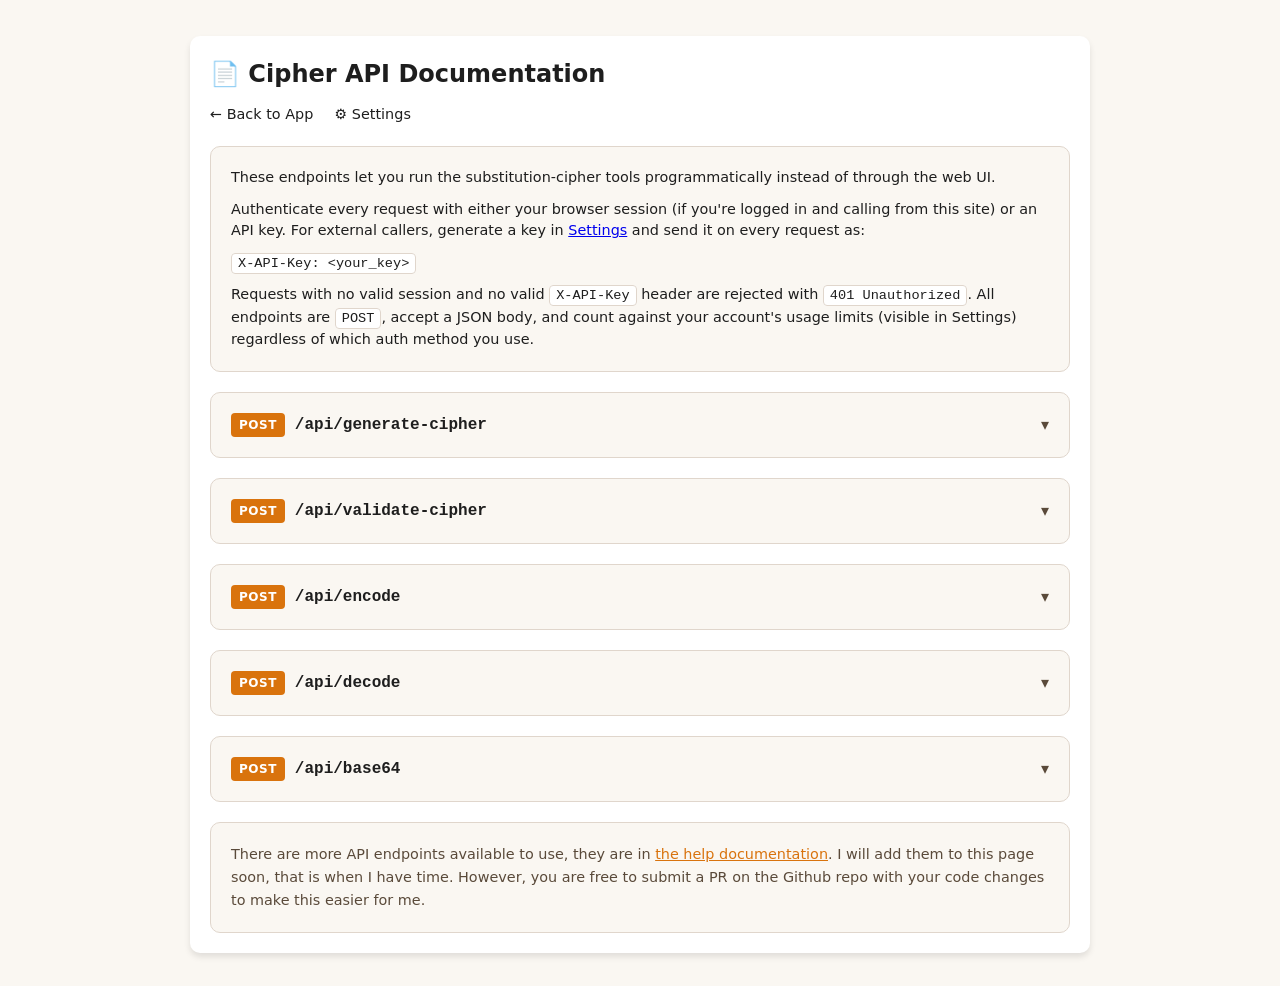
<file: templates/api.html>
<!doctype html>
<html lang="en">
  <head>
    <meta charset="UTF-8" />
    <meta name="viewport" content="width=device-width, initial-scale=1.0" />
    <meta name="color-scheme" content="light dark" />
    <title>API Documentation - Cipher App</title>
    <style>
      :root {
        --bg-primary: #faf7f2;
        --bg-secondary: #ffffff;
        --text-primary: #1e1e1e;
        --text-secondary: #5a4a3a;
        --border-color: #e0d6cc;
        --primary-color: #d9730d;
        --primary-hover: #b35f00;
        --error-color: #dc3545;
        --success-color: #28a745;
        --code-bg: #2d2d2d;
        --code-text: #e8e8e8;
      }

      @media (prefers-color-scheme: dark) {
        :root {
          --bg-primary: #1a1a1a;
          --bg-secondary: #2d2d2d;
          --text-primary: #e8e8e8;
          --text-secondary: #b8b8b8;
          --border-color: #404040;
          --primary-color: #e8a540;
          --primary-hover: #f0b656;
          --error-color: #ff6b6b;
          --success-color: #51cf66;
          --code-bg: #111111;
          --code-text: #e8e8e8;
        }
      }

      * {
        box-sizing: border-box;
        margin: 0;
        padding: 0;
      }

      body {
        font-family:
          system-ui,
          -apple-system,
          "Segoe UI",
          Roboto,
          Arial,
          sans-serif;
        background: var(--bg-primary);
        color: var(--text-primary);
        line-height: 1.5;
        padding: 16px;
      }

      .docs-container {
        max-width: 900px;
        margin: 20px auto;
        padding: 20px;
        background: var(--bg-secondary);
        border-radius: 10px;
        box-shadow: 0 4px 6px rgba(0, 0, 0, 0.1);
      }

      .nav-header {
        display: flex;
        flex-direction: column;
        justify-content: space-between;
        align-items: flex-start;
        margin-bottom: 20px;
        gap: 10px;
      }

      .nav-header h2 {
        font-size: 1.5rem;
      }

      .nav-header a {
        color: var(--text-primary);
        text-decoration: none;
        font-size: 0.9rem;
        margin-right: 16px;
      }

      .nav-header a:hover {
        text-decoration: underline;
        color: var(--primary-color);
      }

      .intro {
        background: var(--bg-primary);
        padding: 20px;
        border-radius: 10px;
        margin-bottom: 20px;
        border: 1px solid var(--border-color);
        font-size: 0.9rem;
      }

      .intro p {
        margin-bottom: 10px;
      }

      .intro p:last-child {
        margin-bottom: 0;
      }

      .intro code {
        background: var(--bg-secondary);
        border: 1px solid var(--border-color);
        border-radius: 4px;
        padding: 2px 6px;
        font-family: monospace;
        font-size: 0.85rem;
      }

      .endpoint {
        background: var(--bg-primary);
        padding: 20px;
        border-radius: 10px;
        margin-bottom: 20px;
        border: 1px solid var(--border-color);
      }

      .endpoint-title {
        display: flex;
        align-items: center;
        gap: 10px;
        flex-wrap: wrap;
        list-style: none;
        cursor: pointer;
      }

      /* Hide the browser's default disclosure marker; the ::after chevron replaces it */
      .endpoint-title::-webkit-details-marker {
        display: none;
      }

      .endpoint-title::after {
        content: "▾";
        margin-left: auto;
        color: var(--text-secondary);
        transition: transform 0.2s ease;
      }

      .endpoint details[open] > .endpoint-title::after {
        transform: rotate(180deg);
      }

      .endpoint-title:hover .path {
        color: var(--primary-color);
      }

      .endpoint-title:focus-visible {
        outline: 2px solid var(--primary-color);
        outline-offset: 4px;
        border-radius: 4px;
      }

      .endpoint-body {
        margin-top: 16px;
      }

      .method {
        display: inline-block;
        background: var(--primary-color);
        color: white;
        font-size: 0.75rem;
        font-weight: bold;
        padding: 3px 8px;
        border-radius: 4px;
        letter-spacing: 0.5px;
      }

      .path {
        font-family: monospace;
        font-size: 1rem;
        font-weight: 600;
      }

      .description {
        color: var(--text-secondary);
        font-size: 0.9rem;
        margin-bottom: 16px;
      }

      .endpoint h4 {
        font-size: 0.85rem;
        text-transform: uppercase;
        letter-spacing: 0.5px;
        color: var(--text-secondary);
        margin-top: 16px;
        margin-bottom: 8px;
      }

      .endpoint h4:first-of-type {
        margin-top: 0;
      }

      table {
        width: 100%;
        border-collapse: collapse;
        font-size: 0.85rem;
      }

      table th,
      table td {
        text-align: left;
        padding: 6px 10px;
        border-bottom: 1px solid var(--border-color);
      }

      table th {
        color: var(--text-secondary);
        font-weight: 600;
      }

      table code {
        font-family: monospace;
        background: var(--bg-secondary);
        border: 1px solid var(--border-color);
        border-radius: 4px;
        padding: 1px 5px;
      }

      pre {
        background: var(--code-bg);
        color: var(--code-text);
        padding: 14px;
        border-radius: 6px;
        overflow-x: auto;
        font-size: 0.8rem;
        font-family: "Consolas", monospace;
        line-height: 1.4;
      }

      .error-table {
        margin-top: 8px;
      }

      .docs-footer {
        margin-top: 20px;
        padding: 20px;
        background: var(--bg-primary);
        border: 1px solid var(--border-color);
        border-radius: 10px;
        color: var(--text-secondary);
        font-size: 0.9rem;
        line-height: 1.6;
      }

      .warning {
        color: var(--error-color);
        font-weight: bold;
      }

      .docs-footer a {
        color: var(--primary-color);
      }

      @media (max-width: 768px) {
        .docs-container {
          margin: 10px;
          padding: 15px;
        }

        .nav-header h2 {
          font-size: 1.25rem;
        }

        table {
          font-size: 0.8rem;
        }

        pre {
          font-size: 0.75rem;
        }
      }
    </style>
  </head>
  <body>
    <div class="docs-container">
      <div class="nav-header">
        <h2>📄 Cipher API Documentation</h2>
        <div>
          <a href="/">← Back to App</a>
          <a href="/settings">⚙️ Settings</a>
        </div>
      </div>

      <div class="intro">
        <p>
          These endpoints let you run the substitution-cipher tools
          programmatically instead of through the web UI.
        </p>
        <p>
          Authenticate every request with either your browser session (if you're
          logged in and calling from this site) or an API key. For external
          callers, generate a key in <a href="/settings">Settings</a> and send
          it on every request as:
        </p>
        <p><code>X-API-Key: &lt;your_key&gt;</code></p>
        <p>
          Requests with no valid session and no valid
          <code>X-API-Key</code> header are rejected with
          <code>401 Unauthorized</code>. All endpoints are <code>POST</code>,
          accept a JSON body, and count against your account's usage limits
          (visible in Settings) regardless of which auth method you use.
        </p>
      </div>

      <div class="endpoint">
        <details>
          <summary class="endpoint-title">
            <span class="method">POST</span>
            <span class="path">/api/generate-cipher</span>
          </summary>
          <div class="endpoint-body">
            <div class="description">
              Generates a random 26-letter substitution cipher (a shuffled
              alphabet).
            </div>

            <h4>Parameters</h4>
            <p class="description">None.</p>

            <h4>Example request</h4>
            <pre>
curl -X POST https://curly-funicular-production.up.railway.app/api/generate-cipher \
  -H "X-API-Key: sk_your_api_key"</pre
            >

            <h4>Example response <code>200</code></h4>
            <pre>
{
  "cipher": ["q","w","e","r","t","y","u","i","o","p","a","s","d","f","g","h","j","k","l","z","x","c","v","b","n","m"],
  "success": true
}</pre
            >

            <h4>Possible errors</h4>
            <table class="error-table">
              <tr>
                <th>Status</th>
                <th>Response</th>
              </tr>
              <tr>
                <td><code>401</code></td>
                <td>
                  <code
                    >{"error": "Unauthorized. Please log in or provide a valid API
                    key in the X-API-Key header."}</code
                  >
                </td>
              </tr>
              <tr>
                <td><code>429</code></td>
                <td>
                  <code>{"error": "Session limit reached. Resets in Xh Ym"}</code>
                </td>
              </tr>
              <tr>
                <td><code>500</code></td>
                <td><code>{"error": "&lt;message&gt;"}</code></td>
              </tr>
            </table>
          </div>
        </details>
      </div>

      <div class="endpoint">
        <details>
          <summary class="endpoint-title">
            <span class="method">POST</span>
            <span class="path">/api/validate-cipher</span>
          </summary>
          <div class="endpoint-body">
            <div class="description">
              Checks that a 26-letter cipher is well-formed (every letter of the
              alphabet appears exactly once).
            </div>

            <h4>Parameters</h4>
            <table>
              <tr>
                <th>Name</th>
                <th>Type</th>
                <th>Required</th>
                <th>Description</th>
              </tr>
              <tr>
                <td><code>cipher</code></td>
                <td>array[string] (or its string form)</td>
                <td>Yes</td>
                <td>26-letter substitution cipher to validate.</td>
              </tr>
            </table>

            <h4>Example request</h4>
            <pre>
curl -X POST https://curly-funicular-production.up.railway.app/api/validate-cipher \
  -H "X-API-Key: sk_your_api_key" \
  -H "Content-Type: application/json" \
  -d '{"cipher": ["q","w","e","r","t","y","u","i","o","p","a","s","d","f","g","h","j","k","l","z","x","c","v","b","n","m"]}'</pre
            >

            <h4>Example response <code>200</code> (valid)</h4>
            <pre>
{
  "valid": true,
  "cipher": ["q","w","e","r","t","y","u","i","o","p","a","s","d","f","g","h","j","k","l","z","x","c","v","b","n","m"]
}</pre
            >

            <h4>Example response <code>200</code> (invalid)</h4>
            <pre>
{
  "valid": false,
  "error": "Cipher must contain exactly 26 letters"
}</pre
            >

            <h4>Possible errors</h4>
            <table class="error-table">
              <tr>
                <th>Status</th>
                <th>Response</th>
              </tr>
              <tr>
                <td><code>401</code></td>
                <td>
                  <code
                    >{"error": "Unauthorized. Please log in or provide a valid API
                    key in the X-API-Key header."}</code
                  >
                </td>
              </tr>
              <tr>
                <td><code>429</code></td>
                <td>
                  <code>{"error": "Weekly limit reached. Resets in Xd Yh Zm"}</code>
                </td>
              </tr>
            </table>
          </div>
        </details>
      </div>

      <div class="endpoint">
        <details>
          <summary class="endpoint-title">
            <span class="method">POST</span>
            <span class="path">/api/encode</span>
          </summary>
          <div class="endpoint-body">
            <div class="description">
              Encrypts a plaintext message using a substitution cipher and a secret
              key.
            </div>

            <h4>Parameters</h4>
            <table>
              <tr>
                <th>Name</th>
                <th>Type</th>
                <th>Required</th>
                <th>Description</th>
              </tr>
              <tr>
                <td><code>cipher</code></td>
                <td>array[string]</td>
                <td>Yes</td>
                <td>
                  26-letter substitution cipher, e.g. from
                  <code>/api/generate-cipher</code>.
                </td>
              </tr>
              <tr>
                <td><code>message</code></td>
                <td>string</td>
                <td>Yes</td>
                <td>Plaintext message to encrypt.</td>
              </tr>
              <tr>
                <td><code>key</code></td>
                <td>string</td>
                <td>Yes</td>
                <td>
                  Secret key used to derive decoy characters; cannot be empty.
                </td>
              </tr>
            </table>

            <h4>Example request</h4>
            <pre>
curl -X POST https://curly-funicular-production.up.railway.app/api/encode \
  -H "X-API-Key: sk_your_api_key" \
  -H "Content-Type: application/json" \
  -d '{
    "cipher": ["q","w","e","r","t","y","u","i","o","p","a","s","d","f","g","h","j","k","l","z","x","c","v","b","n","m"],
    "message": "hello world",
    "key": "mysecret"
  }'</pre
            >

            <h4>Example response <code>200</code></h4>
            <pre>
{
  "encrypted": "itssg vgksr"
}</pre
            >

            <h4>Possible errors</h4>
            <table class="error-table">
              <tr>
                <th>Status</th>
                <th>Response</th>
              </tr>
              <tr>
                <td><code>400</code></td>
                <td><code>{"error": "Key cannot be empty"}</code></td>
              </tr>
              <tr>
                <td><code>400</code></td>
                <td><code>{"error": "&lt;cipher validation error&gt;"}</code></td>
              </tr>
              <tr>
                <td><code>401</code></td>
                <td>
                  <code
                    >{"error": "Unauthorized. Please log in or provide a valid API
                    key in the X-API-Key header."}</code
                  >
                </td>
              </tr>
              <tr>
                <td><code>429</code></td>
                <td>
                  <code>{"error": "Session limit reached. Resets in Xh Ym"}</code>
                </td>
              </tr>
              <tr>
                <td><code>500</code></td>
                <td><code>{"error": "&lt;message&gt;"}</code></td>
              </tr>
            </table>
          </div>
        </details>
      </div>

      <div class="endpoint">
        <details>
          <summary class="endpoint-title">
            <span class="method">POST</span>
            <span class="path">/api/decode</span>
          </summary>
          <div class="endpoint-body">
            <div class="description">
              Decrypts a message that was encoded with
              <code>/api/encode</code> using the matching cipher and key.
            </div>

            <h4>Parameters</h4>
            <table>
              <tr>
                <th>Name</th>
                <th>Type</th>
                <th>Required</th>
                <th>Description</th>
              </tr>
              <tr>
                <td><code>cipher</code></td>
                <td>array[string]</td>
                <td>Yes</td>
                <td>
                  The same 26-letter substitution cipher used to encode the message.
                </td>
              </tr>
              <tr>
                <td><code>message</code></td>
                <td>string</td>
                <td>Yes</td>
                <td>Encrypted message to decrypt.</td>
              </tr>
              <tr>
                <td><code>key</code></td>
                <td>string</td>
                <td>Yes</td>
                <td>
                  Secret key that was used to encode the message; cannot be empty.
                </td>
              </tr>
            </table>

            <h4>Example request</h4>
            <pre>
curl -X POST https://curly-funicular-production.up.railway.app/api/decode \
  -H "X-API-Key: sk_your_api_key" \
  -H "Content-Type: application/json" \
  -d '{
    "cipher": ["q","w","e","r","t","y","u","i","o","p","a","s","d","f","g","h","j","k","l","z","x","c","v","b","n","m"],
    "message": "itssg vgksr",
    "key": "mysecret"
  }'</pre
            >

            <h4>Example response <code>200</code></h4>
            <pre>
{
  "decoded": "hello world"
}</pre
            >

            <h4>Possible errors</h4>
            <table class="error-table">
              <tr>
                <th>Status</th>
                <th>Response</th>
              </tr>
              <tr>
                <td><code>400</code></td>
                <td><code>{"error": "Key cannot be empty"}</code></td>
              </tr>
              <tr>
                <td><code>400</code></td>
                <td><code>{"error": "&lt;cipher validation error&gt;"}</code></td>
              </tr>
              <tr>
                <td><code>401</code></td>
                <td>
                  <code
                    >{"error": "Unauthorized. Please log in or provide a valid API
                    key in the X-API-Key header."}</code
                  >
                </td>
              </tr>
              <tr>
                <td><code>429</code></td>
                <td>
                  <code>{"error": "Session limit reached. Resets in Xh Ym"}</code>
                </td>
              </tr>
              <tr>
                <td><code>500</code></td>
                <td><code>{"error": "&lt;message&gt;"}</code></td>
              </tr>
            </table>
          </div>
        </details>
      </div>

      <div class="endpoint">
        <details>
          <summary class="endpoint-title">
            <span class="method">POST</span>
            <span class="path">/api/base64</span>
          </summary>
          <div class="endpoint-body">
            <div class="description">
              Decodes a Base64-encoded string or encodes a string to Base64. 
            </div>

            <div class="warning">
              ⚠️ This endpoint counts toward your usage — the web interface does not.
            </div> <br>

            <h4>Parameters</h4>
            <table>
              <tr>
                <th>Name</th>
                <th>Type</th>
                <th>Required</th>
                <th>Description</th>
              </tr>
              <tr>
                <td><code>text</code></td>
                <td>array[string]</td>
                <td>Yes</td>
                <td>
                  Text you want to encode or decode in Base64.
                </td>
              </tr>
              <tr>
                <td><code>type</code></td>
                <td>string</td>
                <td>Yes</td>
                <td>Type of Base64, string value must match exactly with <code>encode</code> or <code>decode</code>.</td>
              </tr>
            </table>

            <h4>Example request</h4>
            <pre>
curl -X POST https://curly-funicular-production.up.railway.app/api/base64 \
  -H "X-API-Key: sk_your_api_key" \
  -H "Content-Type: application/json" \
  -d '{
    "text": "hello world",
    "type": "encode"
  }'</pre
            >

            <h4>Example response <code>200</code></h4>
            <pre>
{
  "result": "aGVsbG8gd29ybGQ="
}</pre
            >

            <h4>Possible errors</h4>
            <table class="error-table">
              <tr>
                <th>Status</th>
                <th>Response</th>
              </tr>
              <tr>
                <td><code>400</code></td>
                <td><code>{"error": "Key cannot be empty"}</code></td>
              </tr>
              <tr>
                <td><code>400</code></td>
                <td><code>{"error": "&lt;base64 error&gt;"}</code></td>
              </tr>
              <tr>
                <td><code>401</code></td>
                <td>
                  <code
                    >{"error": "Unauthorized. Please log in or provide a valid API
                    key in the X-API-Key header."}</code
                  >
                </td>
              </tr>
              <tr>
                <td><code>429</code></td>
                <td>
                  <code>{"error": "Session limit reached. Resets in Xh Ym"}</code>
                </td>
              </tr>
              <tr>
                <td><code>500</code></td>
                <td><code>{"error": "&lt;message&gt;"}</code></td>
              </tr>
            </table>
          </div>
        </details>
      </div>

      <p class="docs-footer">
        There are more API endpoints available to use, they are in
        <a href="/help#api">the help documentation</a>. I will add them to this page
        soon, that is when I have time. However, you are free to submit a PR on
        the Github repo with your code changes to make this easier for me.
      </p>
    </div>

    
  </body>
</html>
</file>
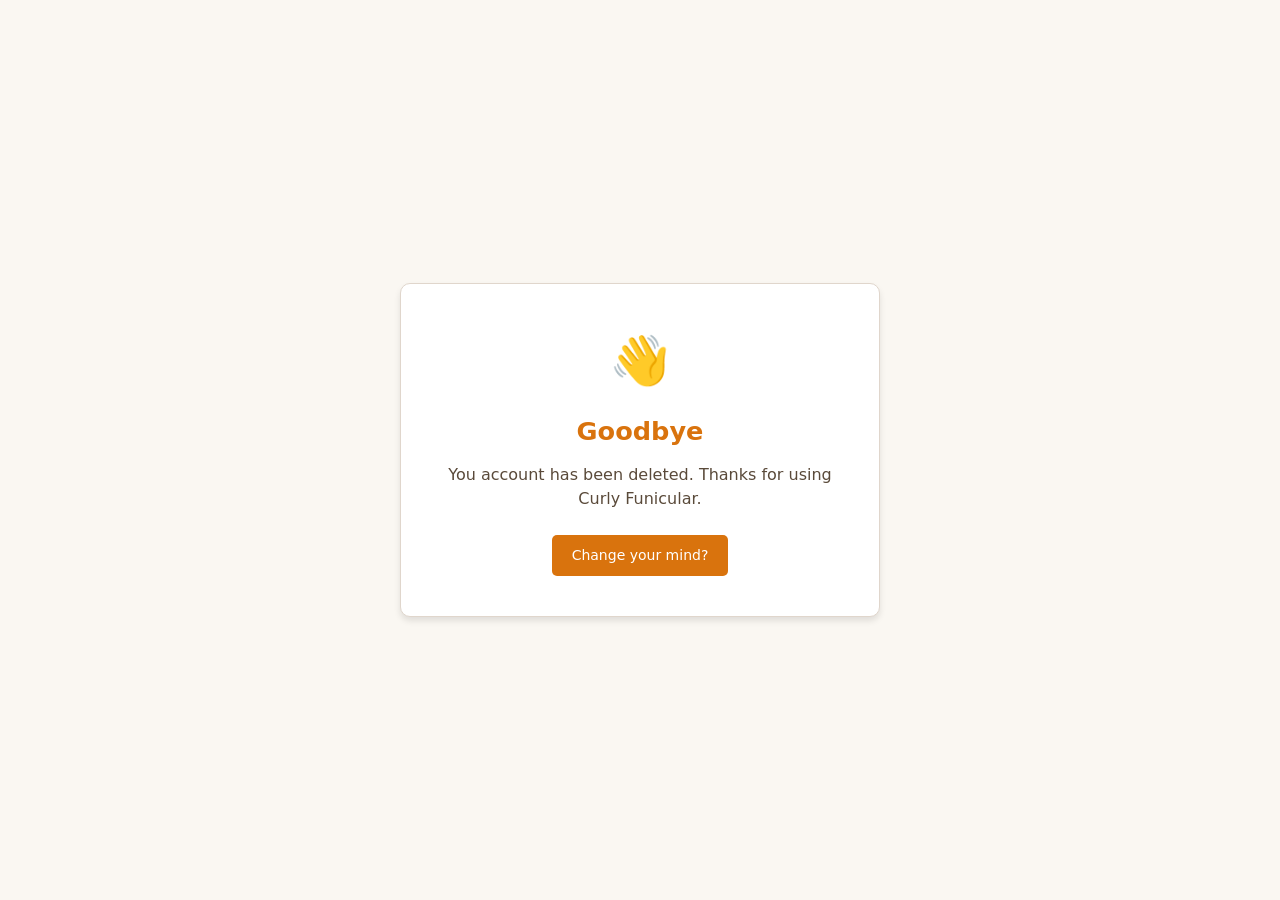
<file: templates/goodbye.html>
<!DOCTYPE html>
<html lang="en">
<head>
    <meta charset="UTF-8">
    <meta name="viewport" content="width=device-width, initial-scale=1.0">
    <meta name="color-scheme" content="light dark">
    <title>Goodbye - Cipher App</title>
    <style>
        :root {
            --bg-primary: #faf7f2;
            --bg-secondary: #ffffff;
            --text-primary: #1e1e1e;
            --text-secondary: #5a4a3a;
            --border-color: #e0d6cc;
            --primary-color: #d9730d;
            --primary-hover: #b35f00;
        }

        @media (prefers-color-scheme: dark) {
            :root:not([data-theme="light"]) {
                --bg-primary: #1a1a1a;
                --bg-secondary: #2d2d2d;
                --text-primary: #e8e8e8;
                --text-secondary: #b8b8b8;
                --border-color: #404040;
                --primary-color: #e8a540;
                --primary-hover: #f0b656;
            }
        }

        :root[data-theme="dark"] {
            --bg-primary: #1a1a1a;
            --bg-secondary: #2d2d2d;
            --text-primary: #e8e8e8;
            --text-secondary: #b8b8b8;
            --border-color: #404040;
            --primary-color: #e8a540;
            --primary-hover: #f0b656;
        }

        * {
            box-sizing: border-box;
            margin: 0;
            padding: 0;
        }

        body {
            font-family: system-ui, -apple-system, 'Segoe UI', Roboto, Arial, sans-serif;
            background: var(--bg-primary);
            color: var(--text-primary);
            line-height: 1.5;
            min-height: 100vh;
            display: flex;
            align-items: center;
            justify-content: center;
            padding: 16px;
        }

        .goodbye-card {
            width: 100%;
            max-width: 480px;
            background: var(--bg-secondary);
            border: 1px solid var(--border-color);
            border-radius: 10px;
            box-shadow: 0 4px 6px rgba(0, 0, 0, 0.1);
            padding: 40px 24px;
            text-align: center;
        }

        .goodbye-icon {
            font-size: 3rem;
            margin-bottom: 16px;
        }

        .goodbye-card h1 {
            font-size: 1.6rem;
            color: var(--primary-color);
            margin-bottom: 12px;
        }

        .goodbye-card p {
            color: var(--text-secondary);
            margin-bottom: 24px;
        }

        .btn {
            display: inline-block;
            padding: 10px 20px;
            border-radius: 5px;
            font-size: 14px;
            font-family: inherit;
            text-decoration: none;
            transition: background-color 0.3s;
        }

        .btn-primary {
            background: var(--primary-color);
            color: white;
        }

        .btn-primary:hover {
            background: var(--primary-hover);
        }

        @media (max-width: 480px) {
            .goodbye-card {
                padding: 28px 16px;
            }

            .goodbye-card h1 {
                font-size: 1.35rem;
            }
        }
    </style>
</head>
<body>
    <main class="goodbye-card">
        <div class="goodbye-icon" aria-hidden="true">👋</div>
        <h1>Goodbye</h1>
        <p>You account has been deleted. Thanks for using Curly Funicular.</p>
        <a href="/register" class="btn btn-primary">Change your mind?</a>
    </main>
</body>
</html>
</file>
